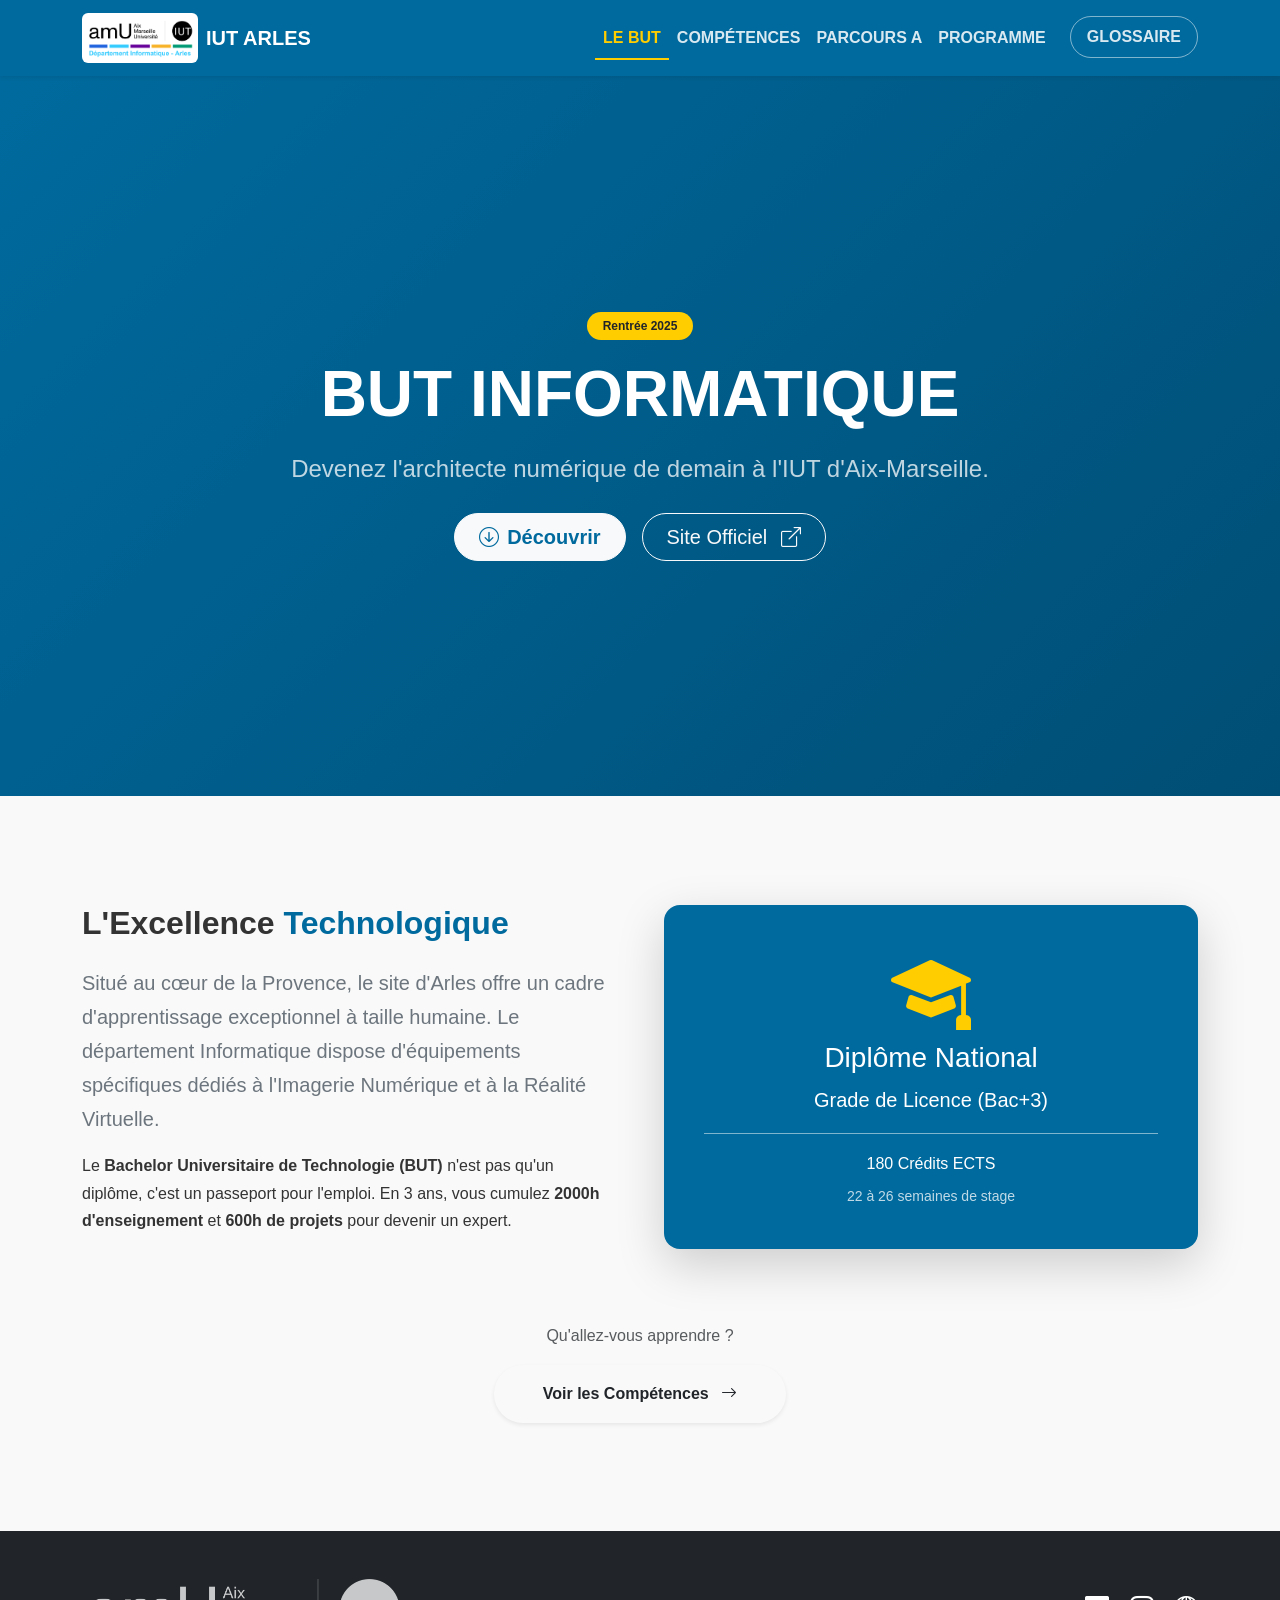
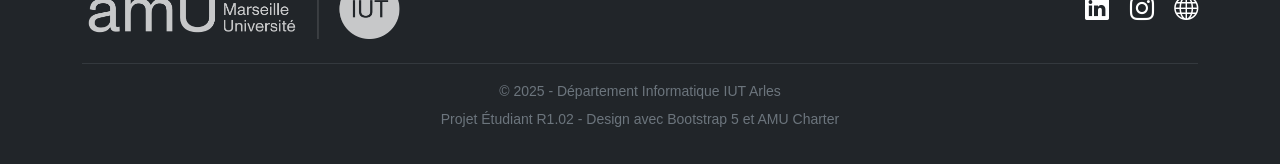
<file: SAE_S1_05/SAE_S1.05_third/index.html>
<!DOCTYPE html>
<html lang="fr">

<head>
    <meta charset="UTF-8">
    <meta name="viewport" content="width=device-width, initial-scale=1.0">
    <title>Accueil - BUT Informatique Arles</title>
    <link href="https://cdn.jsdelivr.net/npm/bootstrap@5.3.0/dist/css/bootstrap.min.css" rel="stylesheet">
    <link rel="stylesheet" href="https://cdn.jsdelivr.net/npm/bootstrap-icons@1.10.5/font/bootstrap-icons.css">
    <link rel="stylesheet" href="style.css">
</head>

<body>

    <nav class="navbar navbar-expand-lg navbar-amu sticky-top shadow-sm">
        <div class="container">
            <a class="navbar-brand d-flex align-items-center" href="index.html">
                <img src="img/Logo IUT Info Arles.png" alt="Logo" height="50" class="bg-white rounded p-1 me-2">
                <span class="d-none d-sm-inline text-white fw-bold">IUT ARLES</span>
            </a>
            <button class="navbar-toggler text-white border-white" type="button" data-bs-toggle="collapse"
                data-bs-target="#navbarNav">
                <i class="bi bi-list fs-2"></i>
            </button>
            <div class="collapse navbar-collapse" id="navbarNav">
                <ul class="navbar-nav ms-auto text-uppercase fw-bold text-sm">
                    <li class="nav-item"><a class="nav-link active" href="index.html">Le BUT</a></li>
                    <li class="nav-item"><a class="nav-link" href="competences.html">Compétences</a></li>
                    <li class="nav-item"><a class="nav-link" href="parcours.html">Parcours A</a></li>
                    <li class="nav-item"><a class="nav-link" href="programme.html">Programme</a></li>
                    <li class="nav-item"><a class="nav-link btn btn-outline-light ms-lg-3 px-3 rounded-pill" href="glossaire.html">Glossaire</a></li>
                </ul>
            </div>
        </div>
    </nav>

    <header class="hero-section text-center text-white d-flex align-items-center justify-content-center">
        <div class="container position-relative z-1">
            <div class="badge bg-amu-yellow text-dark mb-3 px-3 py-2 rounded-pill fw-bold">Rentrée 2025</div>
            <h1 class="display-3 fw-bold mb-3">BUT INFORMATIQUE</h1>
            <p class="lead mb-4 fs-4 opacity-75">Devenez l'architecte numérique de demain à l'IUT d'Aix-Marseille.</p>
            <div class="d-flex justify-content-center gap-3">
                <a href="#presentation" class="btn btn-light btn-lg rounded-pill px-4 fw-bold text-amu-blue">
                    <i class="bi bi-arrow-down-circle me-2"></i>Découvrir
                </a>
                <a href="https://iut.univ-amu.fr/" target="_blank"
                    class="btn btn-outline-light btn-lg rounded-pill px-4">
                    Site Officiel <i class="bi bi-box-arrow-up-right ms-2"></i>
                </a>
            </div>
        </div>
    </header>

    <div class="container my-5">
        <section id="presentation" class="section-padding">
            <div class="row align-items-center g-5">
                <div class="col-lg-6">
                    <h2 class="mb-4">L'Excellence <span class="text-amu-blue">Technologique</span></h2>
                    <p class="lead text-secondary">
                        Situé au cœur de la Provence, le site d'Arles offre un cadre d'apprentissage exceptionnel à
                        taille humaine.
                        Le département Informatique dispose d'équipements spécifiques dédiés à l'<strong>Imagerie
                            Numérique</strong> et à la <strong>Réalité Virtuelle</strong>.
                    </p>
                    <p>
                        Le <strong>Bachelor Universitaire de Technologie (BUT)</strong> n'est pas qu'un diplôme, c'est
                        un passeport pour l'emploi.
                        En 3 ans, vous cumulez <strong>2000h d'enseignement</strong> et <strong>600h de projets</strong>
                        pour devenir un expert.
                    </p>
                </div>
                <div class="col-lg-6">
                    <div class="card border-0 shadow-lg rounded-4 overflow-hidden bg-amu-blue text-white p-4">
                        <div class="card-body text-center">
                            <i class="bi bi-mortarboard-fill display-1 mb-3 text-amu-yellow"></i>
                            <h3>Diplôme National</h3>
                            <p class="fs-5">Grade de Licence (Bac+3)</p>
                            <hr class="border-white opacity-50">
                            <p class="mb-2">180 Crédits ECTS</p>
                            <p class="mb-0 small opacity-75">22 à 26 semaines de stage</p>
                        </div>
                    </div>
                </div>
            </div>

            <div class="text-center mt-5 pt-4">
                <p class="text-muted mb-3">Qu'allez-vous apprendre ?</p>
                <a href="competences.html" class="btn btn-amu-blue px-5 py-3 rounded-pill fw-bold shadow-sm">
                    Voir les Compétences <i class="bi bi-arrow-right ms-2"></i>
                </a>
            </div>
        </section>
    </div>

    <footer class="bg-dark text-white pt-5 pb-3 mt-5">
        <div class="container">
            <div class="row align-items-center mb-4">
                <div class="col-md-6 text-center text-md-start mb-3 mb-md-0">
                    <img src="img/Logo IUT blanc.png" alt="Logo AMU Blanc" height="60" class="opacity-75">
                </div>
                <div class="col-md-6 text-center text-md-end">
                    <a href="https://www.linkedin.com/school/iut-aix-marseille/" target="_blank"
                        class="text-white text-decoration-none me-3"><i class="bi bi-linkedin fs-4"></i></a>
                    <a href="https://www.instagram.com/iutaixmarseille/" target="_blank"
                        class="text-white text-decoration-none me-3"><i class="bi bi-instagram fs-4"></i></a>
                    <a href="https://iut.univ-amu.fr/fr/iut/sites-geographiques/arles" target="_blank"
                        class="text-white text-decoration-none"><i class="bi bi-globe fs-4"></i></a>
                </div>
            </div>
            <hr class="border-secondary">
            <div class="text-center text-secondary small">
                <p class="mb-1">&copy; 2025 - Département Informatique IUT Arles</p>
                <p>Projet Étudiant R1.02 - Design avec Bootstrap 5 et AMU Charter</p>
            </div>
        </div>
    </footer>

    <script src="https://cdn.jsdelivr.net/npm/bootstrap@5.3.0/dist/js/bootstrap.bundle.min.js"></script>

</body>

</html>
</file>
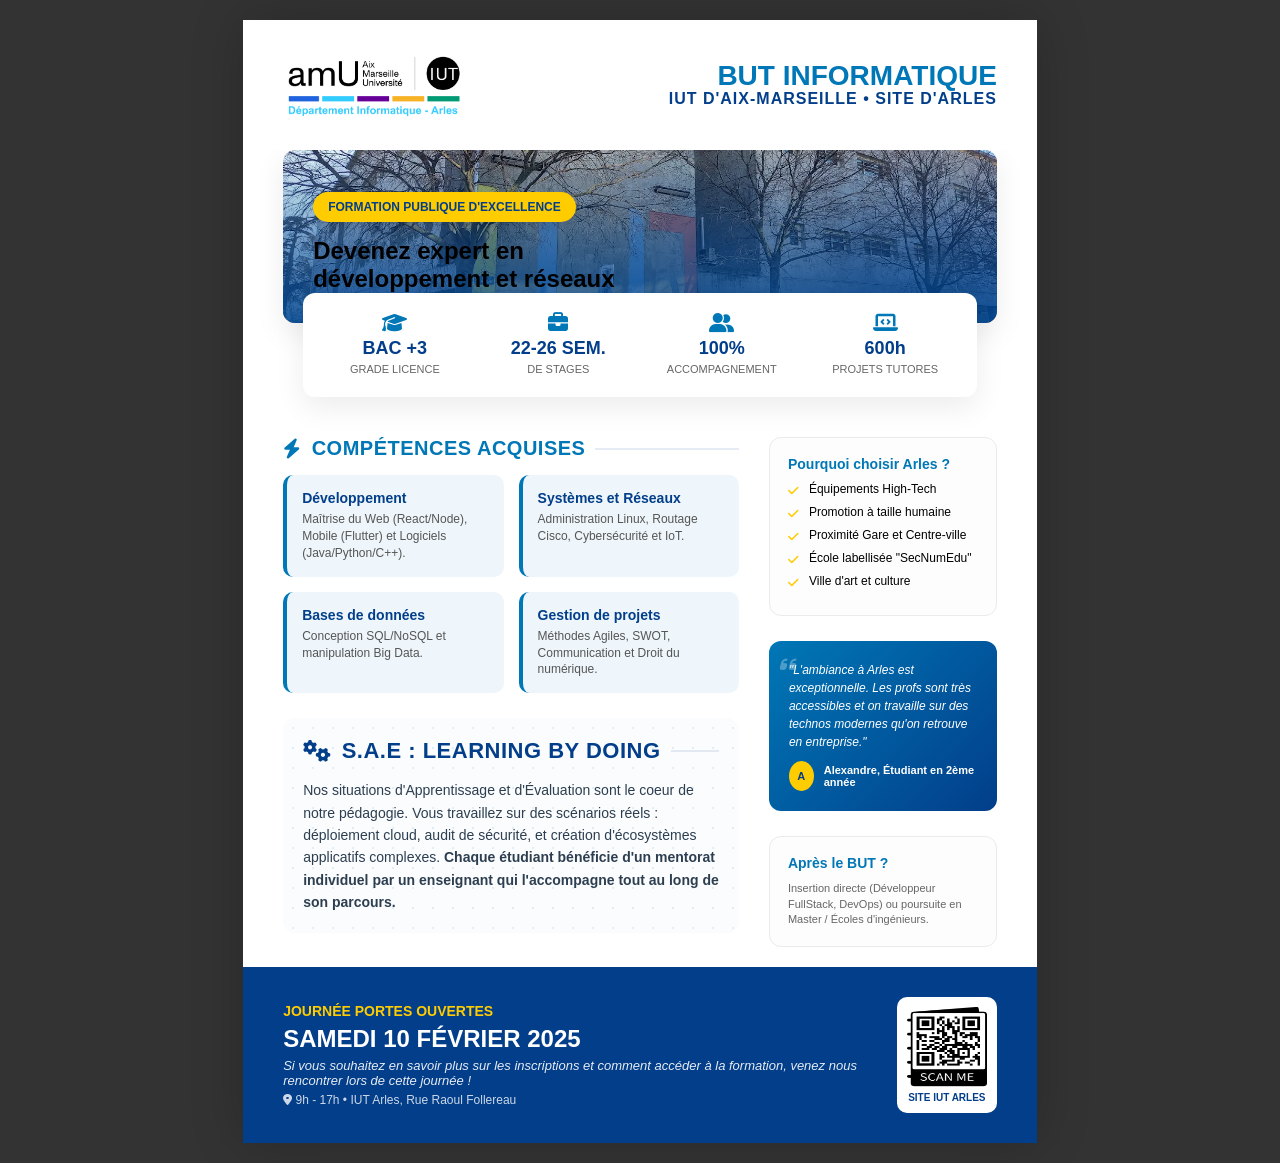
<file: SAE_S1_05/flyer/flyer.html>
<!DOCTYPE html>
<html lang="fr">

<head>
    <meta charset="UTF-8">
    <title>Flyer BUT Informatique - IUT Arles</title>
    <link rel="stylesheet" href="https://cdnjs.cloudflare.com/ajax/libs/font-awesome/6.4.0/css/all.min.css">
    <style>
        /* --- RESET & BASE --- */
        :root {
            --amu-blue: #0077b6;
            /* Bleu officiel IUT */
            --amu-dark: #023e8a;
            --amu-yellow: #ffcc00;
            /* Jaune peps */
            --amu-light: #eef6fb;
            --text-main: #2c3e50;
            --bg-light: #f4f7f6;
            --border-radius: 12px;
            --shadow-soft: 0 10px 30px rgba(0, 0, 0, 0.08);
            --accent-gradient: linear-gradient(135deg, var(--amu-blue), var(--amu-dark));
        }

        * {
            margin: 0;
            padding: 0;
            box-sizing: border-box;
            font-family: 'Segoe UI', 'Roboto', Helvetica, Arial, sans-serif;
        }

        body {
            background-color: #333;
            /* Juste pour la présentation à l'écran */
            display: flex;
            justify-content: center;
            padding: 20px;
        }

        /* --- CONTENEUR A4 --- */
        .flyer {
            width: 210mm;
            height: 297mm;
            background: white;
            position: relative;
            display: flex;
            flex-direction: column;
            overflow: hidden;
            box-shadow: 0 0 50px rgba(0, 0, 0, 0.2);
            print-color-adjust: exact;
            -webkit-print-color-adjust: exact;
        }

        /* Abstract Tech Background Pattern */
        .flyer::before {
            content: "{} </>";
            position: absolute;
            top: 20px;
            right: 20px;
            font-family: 'JetBrains Mono', monospace;
            font-size: 180px;
            color: rgba(0, 0, 0, 0.02);
            font-weight: 800;
            pointer-events: none;
            z-index: 0;
        }

        /* Header Section */
        header {
            padding: 30px 40px;
            display: flex;
            justify-content: space-between;
            align-items: center;
            background: white;
            position: relative;
            z-index: 1;
        }

        .logo-main {
            height: 70px;
        }

        .header-title {
            text-align: right;
        }

        .header-title h1 {
            font-size: 28px;
            font-weight: 800;
            color: var(--amu-blue);
            line-height: 1;
        }

        .header-title p {
            font-size: 16px;
            color: var(--amu-dark);
            font-weight: 600;
            letter-spacing: 1px;
        }

        /* Hero Section (AIDA: Attention) */
        .hero {
            position: relative;
            height: 380px;
            margin: 0 40px;
            border-radius: var(--border-radius);
            overflow: hidden;
            box-shadow: var(--shadow-soft);
        }

        .hero-img {
            width: 100%;
            height: 100%;
            object-fit: cover;
        }

        .hero-overlay {
            position: absolute;
            bottom: 0;
            left: 0;
            right: 0;
            height: 100%;
            background: linear-gradient(to top, rgba(0, 74, 153, 0.9), transparent);
            display: flex;
            flex-direction: column;
            justify-content: flex-end;
            padding: 30px;
        }

        .badge-premium {
            background: var(--amu-yellow);
            color: var(--amu-dark);
            padding: 8px 15px;
            border-radius: 50px;
            font-weight: 800;
            font-size: 12px;
            text-transform: uppercase;
            align-self: flex-start;
            margin-bottom: 15px;
            box-shadow: 0 4px 10px rgba(0, 0, 0, 0.1);
        }

        .hero-text h2 {
            font-size: 42px;
            color: white;
            font-weight: 800;
            line-height: normal;
        }

        /* Stats Bar (AIDA: Interest) */
        .stats-bar {
            display: grid;
            grid-template-columns: repeat(4, 1fr);
            gap: 20px;
            margin: -30px 60px 20px 60px;
            background: white;
            padding: 20px;
            border-radius: var(--border-radius);
            box-shadow: var(--shadow-soft);
            position: relative;
            z-index: 2;
            text-align: center;
        }

        .stat-item i {
            color: var(--amu-blue);
            font-size: 20px;
            margin-bottom: 5px;
        }

        .stat-value {
            display: block;
            font-weight: 800;
            font-size: 18px;
            color: var(--amu-dark);
        }

        .stat-label {
            font-size: 11px;
            color: #666;
            text-transform: uppercase;
        }

        /* Main Content Grid */
        .main-grid {
            padding: 20px 40px;
            display: grid;
            grid-template-columns: 2fr 1fr;
            gap: 30px;
            flex-grow: 1;
        }

        section h3 {
            font-size: 20px;
            margin-bottom: 15px;
            display: flex;
            align-items: center;
            gap: 10px;
            color: var(--amu-blue);
            text-transform: uppercase;
            letter-spacing: 0.5px;
        }

        section h3::after {
            content: "";
            flex-grow: 1;
            height: 2px;
            background: rgba(0, 74, 153, 0.1);
        }

        /* Competence Cards */
        .competences-list {
            display: grid;
            grid-template-columns: 1fr 1fr;
            gap: 15px;
        }

        .comp-card {
            background: var(--amu-light);
            padding: 15px;
            border-radius: 10px;
            border-left: 4px solid var(--amu-blue);
        }

        .comp-card h4 {
            font-size: 14px;
            margin-bottom: 5px;
            color: var(--amu-dark);
        }

        .comp-card p {
            font-size: 12px;
            line-height: 1.4;
            color: #555;
        }

        .sae-parcours {
            margin-top: 25px;
            padding: 20px;
            border-radius: var(--border-radius);
            background-color: #fbfcfd;
            position: relative;
            overflow: hidden;
        }

        .dotted-bg {
            background-image: radial-gradient(rgba(0, 119, 182, 0.1) 1px, transparent 1px);
            background-size: 20px 20px;
        }

        .sae-parcours h3 {
            color: var(--amu-dark);
            font-weight: 900;
            font-size: 22px;
        }

        .parcours-grid {
            display: flex;
            gap: 10px;
            margin-top: 10px;
        }

        .parcours-pill {
            background: #eee;
            padding: 5px 12px;
            border-radius: 20px;
            font-size: 11px;
            font-weight: 600;
            color: #444;
        }

        /* Right Sidebar */
        .sidebar {
            display: flex;
            flex-direction: column;
            gap: 25px;
        }

        .side-box {
            background: #fdfdfd;
            border: 1px solid #ebebeb;
            padding: 18px;
            border-radius: var(--border-radius);
        }

        .side-box h4 {
            font-size: 14px;
            margin-bottom: 10px;
            color: var(--amu-blue);
        }

        .side-list {
            list-style: none;
            font-size: 12px;
        }

        .side-list li {
            margin-bottom: 8px;
            display: flex;
            gap: 10px;
            align-items: flex-start;
        }

        .side-list i {
            color: var(--amu-yellow);
            margin-top: 3px;
        }

        /* Testimonial (AIDA: Desire) */
        .testimonial {
            background: var(--accent-gradient);
            color: white;
            padding: 20px;
            border-radius: var(--border-radius);
            position: relative;
        }

        .testimonial-text {
            font-style: italic;
            font-size: 12px;
            line-height: 1.5;
            margin-bottom: 10px;
            position: relative;
        }

        .testimonial-text::before {
            content: "\f10d";
            font-family: "Font Awesome 6 Free";
            font-weight: 900;
            font-size: 18px;
            opacity: 0.3;
            position: absolute;
            top: -10px;
            left: -10px;
        }

        .testimonial-author {
            display: flex;
            align-items: center;
            gap: 10px;
            font-size: 11px;
            font-weight: 600;
        }

        .author-img {
            width: 30px;
            height: 30px;
            border-radius: 50%;
            background: var(--amu-yellow);
            display: flex;
            align-items: center;
            justify-content: center;
            color: var(--amu-dark);
        }

        /* Footer (AIDA: Action) */
        footer {
            background: var(--amu-dark);
            color: white;
            padding: 30px 40px;
            display: flex;
            justify-content: space-between;
            align-items: center;
        }

        .jpo-box {
            flex-grow: 1;
        }

        .jpo-label {
            color: var(--amu-yellow);
            font-weight: 800;
            font-size: 14px;
            text-transform: uppercase;
        }

        .jpo-date {
            font-size: 24px;
            font-weight: 800;
            margin: 5px 0;
        }

        .jpo-location {
            font-size: 12px;
            opacity: 0.8;
        }

        .qr-section {
            background: white;
            padding: 10px;
            border-radius: 10px;
            display: flex;
            flex-direction: column;
            align-items: center;
            gap: 5px;
        }

        .qr-placeholder {
            width: 80px;
            height: 80px;
            background: #eee;
            display: flex;
            align-items: center;
            justify-content: center;
            color: #999;
            font-size: 10px;
        }

        .qr-label {
            color: var(--amu-dark);
            font-weight: 800;
            font-size: 10px;
        }

        @page {
            size: A4;
            margin: 0;
        }

        @media print {
            body {
                background: none;
                padding: 0;
                display: block;
            }

            .flyer {
                width: 210mm;
                height: 297mm;
                margin: 0;
                box-shadow: none;
            }

            header,
            .hero,
            .stats-bar,
            .main-grid,
            footer {
                break-inside: avoid;
            }
        }
    </style>
</head>

<body>
    <div class="flyer">
        <header>
            <img src="Logo IUT Info Arles.png" alt="IUT Arles Logo" class="logo-main">
            <div class="header-title">
                <h1>BUT INFORMATIQUE</h1>
                <p>IUT D'AIX-MARSEILLE • SITE D'ARLES</p>
            </div>
        </header>

        <div class="hero">
            <img src="image_iut_t.webp" alt="Formation BUT Info" class="hero-img">
            <div class="hero-overlay">
                <span class="badge-premium">Formation Publique d'Excellence</span>
                <h2>Devenez expert en <br>développement et réseaux</h2>
            </div>
        </div>

        <div class="stats-bar">
            <div class="stat-item">
                <i class="fa-solid fa-graduation-cap"></i>
                <span class="stat-value">BAC +3</span>
                <span class="stat-label">Grade Licence</span>
            </div>
            <div class="stat-item">
                <i class="fa-solid fa-briefcase"></i>
                <span class="stat-value">22-26 SEM.</span>
                <span class="stat-label">De Stages</span>
            </div>
            <div class="stat-item">
                <i class="fa-solid fa-user-group"></i>
                <span class="stat-value">100%</span>
                <span class="stat-label">Accompagnement</span>
            </div>
            <div class="stat-item">
                <i class="fa-solid fa-laptop-code"></i>
                <span class="stat-value">600h</span>
                <span class="stat-label">Projets Tutores</span>
            </div>
        </div>

        <main class="main-grid">
            <div class="content-left">
                <section>
                    <h3><i class="fa-solid fa-bolt"></i> Compétences acquises</h3>
                    <div class="competences-list">
                        <div class="comp-card">
                            <h4>Développement</h4>
                            <p>Maîtrise du Web (React/Node), Mobile (Flutter) et Logiciels (Java/Python/C++).</p>
                        </div>
                        <div class="comp-card">
                            <h4>Systèmes et Réseaux</h4>
                            <p>Administration Linux, Routage Cisco, Cybersécurité et IoT.</p>
                        </div>
                        <div class="comp-card">
                            <h4>Bases de données</h4>
                            <p>Conception SQL/NoSQL et manipulation Big Data.</p>
                        </div>
                        <div class="comp-card">
                            <h4>Gestion de projets</h4>
                            <p>Méthodes Agiles, SWOT, Communication et Droit du numérique.</p>
                        </div>
                    </div>
                </section>

                <section class="sae-parcours dotted-bg">
                    <h3><i class="fa-solid fa-gears"></i> S.A.E : LEARNING BY DOING</h3>
                    <p style="font-size: 14px; line-height: 1.6; color: var(--text-main); margin-top: 10px;">
                        Nos situations d'Apprentissage et d'Évaluation sont le coeur de notre pédagogie. Vous travaillez
                        sur des scénarios réels : déploiement cloud, audit de sécurité, et création d'écosystèmes
                        applicatifs complexes. <strong>Chaque étudiant bénéficie d'un mentorat individuel par un
                            enseignant qui l'accompagne tout au long de son parcours.</strong>
                    </p>
                    <!-- <div class="parcours-grid">
                        <span class="parcours-pill">Développement Web</span>
                        <span class="parcours-pill">Administration Cloud</span>
                        <span class="parcours-pill">IA & Data</span>
                    </div> -->
                </section>
            </div>

            <div class="sidebar">
                <div class="side-box">
                    <h4>Pourquoi choisir Arles ?</h4>
                    <ul class="side-list">
                        <li><i class="fa-solid fa-check"></i> Équipements High-Tech</li>
                        <li><i class="fa-solid fa-check"></i> Promotion à taille humaine</li>
                        <li><i class="fa-solid fa-check"></i> Proximité Gare et Centre-ville</li>
                        <li><i class="fa-solid fa-check"></i> École labellisée "SecNumEdu"</li>
                        <li><i class="fa-solid fa-check"></i> Ville d'art et culture </li>
                    </ul>
                </div>

                <div class="testimonial">
                    <p class="testimonial-text">
                        "L'ambiance à Arles est exceptionnelle. Les profs sont très accessibles et on travaille sur des
                        technos modernes qu'on retrouve en entreprise."
                    </p>
                    <div class="testimonial-author">
                        <div class="author-img">A</div>
                        <span>Alexandre, Étudiant en 2ème année</span>
                    </div>
                </div>

                <div class="side-box">
                    <h4>Après le BUT ?</h4>
                    <p style="font-size: 11px; line-height: 1.4; color: #666;">
                        Insertion directe (Développeur FullStack, DevOps) ou poursuite en Master / Écoles d'ingénieurs.
                    </p>
                </div>
            </div>
        </main>

        <footer>
            <div class="jpo-box">
                <span class="jpo-label">Journée Portes Ouvertes</span>
                <p class="jpo-date">SAMEDI 10 FÉVRIER 2025</p>
                <p style="font-size: 13px; margin: 5px 0; font-style: italic; opacity: 0.9;">
                    Si vous souhaitez en savoir plus sur les inscriptions et comment accéder à la formation, venez nous
                    rencontrer lors de cette journée !
                </p>
                <p class="jpo-location"><i class="fa-solid fa-location-dot"></i> 9h - 17h • IUT Arles, Rue Raoul
                    Follereau</p>
            </div>
            <div class="qr-section">
                <img src="qr_Code.png" alt="QR Code" class="qr-placeholder" style="background: none;">
                <span class="qr-label">SITE IUT ARLES</span>
            </div>
        </footer>
    </div>

</body>

</html>
</file>
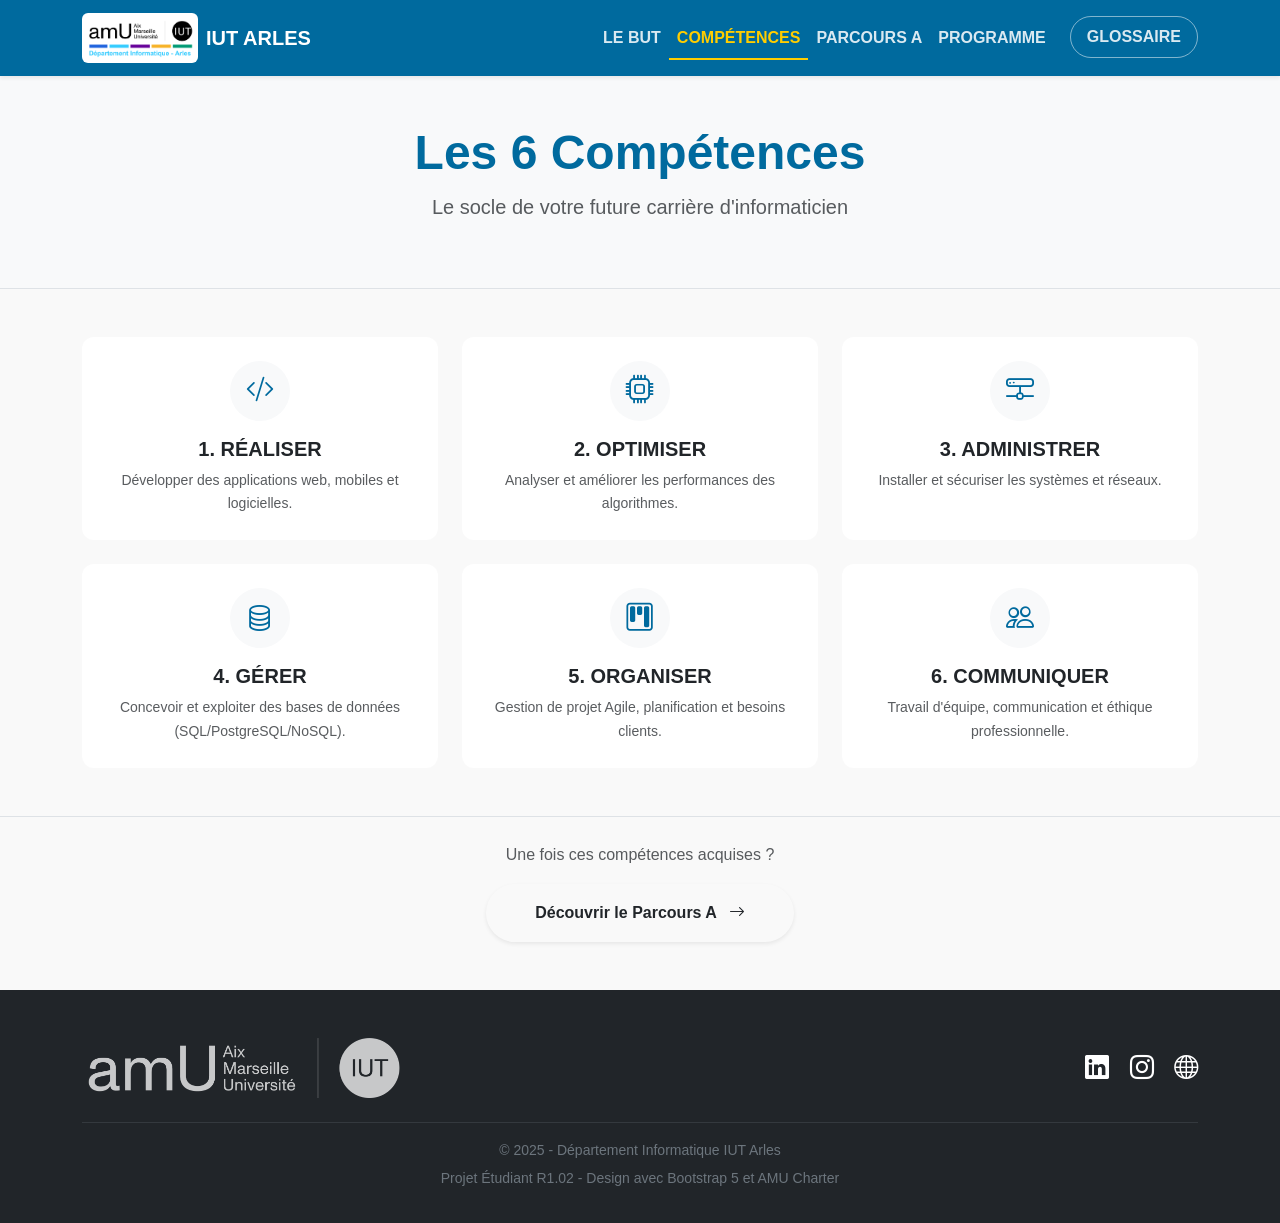
<file: SAE_S1_05/SAE_S1.05_third/competences.html>
<!DOCTYPE html>
<html lang="fr">

<head>
    <meta charset="UTF-8">
    <meta name="viewport" content="width=device-width, initial-scale=1.0">
    <title>Compétences - BUT Informatique</title>
    <link href="https://cdn.jsdelivr.net/npm/bootstrap@5.3.0/dist/css/bootstrap.min.css" rel="stylesheet">
    <link rel="stylesheet" href="https://cdn.jsdelivr.net/npm/bootstrap-icons@1.10.5/font/bootstrap-icons.css">
    <link rel="stylesheet" href="style.css">
</head>

<body>

    <nav class="navbar navbar-expand-lg navbar-amu sticky-top shadow-sm">
        <div class="container">
            <a class="navbar-brand d-flex align-items-center" href="index.html">
                <img src="img/Logo IUT Info Arles.png" alt="Logo" height="50" class="bg-white rounded p-1 me-2">
                <span class="d-none d-sm-inline text-white fw-bold">IUT ARLES</span>
            </a>
            <button class="navbar-toggler text-white" type="button" data-bs-toggle="collapse"
                data-bs-target="#navbarNav">
                <i class="bi bi-list fs-2"></i>
            </button>
            <div class="collapse navbar-collapse" id="navbarNav">
                <ul class="navbar-nav ms-auto text-uppercase fw-bold text-sm">
                    <li class="nav-item"><a class="nav-link" href="index.html">Le BUT</a></li>
                    <li class="nav-item"><a class="nav-link active" href="competences.html">Compétences</a></li>
                    <li class="nav-item"><a class="nav-link" href="parcours.html">Parcours A</a></li>
                    <li class="nav-item"><a class="nav-link" href="programme.html">Programme</a></li>
                    <li class="nav-item"><a class="nav-link btn btn-outline-light ms-lg-3 px-3 rounded-pill"
                            href="glossaire.html">Glossaire</a></li>
                </ul>
            </div>
        </div>
    </nav>

    <div class="bg-light py-5 mb-5 border-bottom">
        <div class="container text-center">
            <h1 class="display-5 fw-bold text-amu-blue">Les 6 Compétences</h1>
            <p class="lead text-muted">Le socle de votre future carrière d'informaticien</p>
        </div>
    </div>

    <div class="container mb-5">
        <div class="row g-4">
            <div class="col-md-4">
                <div class="card h-100 border-0 shadow-hover card-competence">
                    <div class="card-body text-center p-4">
                        <div class="icon-box bg-light text-amu-blue mb-3 mx-auto rounded-circle d-flex align-items-center justify-content-center"
                            style="width: 60px; height: 60px;">
                            <i class="bi bi-code-slash fs-3"></i>
                        </div>
                        <h5 class="card-title fw-bold">
                            <span class="text-decoration-none stretched-link text-dark">1. RÉALISER</span>
                        </h5>
                        <p class="card-text text-muted small">Développer des applications web, mobiles et logicielles.
                        </p>
                    </div>
                </div>
            </div>
            <div class="col-md-4">
                <div class="card h-100 border-0 shadow-hover card-competence">
                    <div class="card-body text-center p-4">
                        <div class="icon-box bg-light text-amu-blue mb-3 mx-auto rounded-circle d-flex align-items-center justify-content-center"
                            style="width: 60px; height: 60px;">
                            <i class="bi bi-cpu fs-3"></i>
                        </div>
                        <h5 class="card-title fw-bold">
                            <span class="text-decoration-none stretched-link text-dark">2. OPTIMISER</span>
                        </h5>
                        <p class="card-text text-muted small">Analyser et améliorer les performances des algorithmes.
                        </p>
                    </div>
                </div>
            </div>
            <div class="col-md-4">
                <div class="card h-100 border-0 shadow-hover card-competence">
                    <div class="card-body text-center p-4">
                        <div class="icon-box bg-light text-amu-blue mb-3 mx-auto rounded-circle d-flex align-items-center justify-content-center"
                            style="width: 60px; height: 60px;">
                            <i class="bi bi-hdd-network fs-3"></i>
                        </div>
                        <h5 class="card-title fw-bold">
                            <span class="text-decoration-none stretched-link text-dark">3. ADMINISTRER</span>
                        </h5>
                        <p class="card-text text-muted small">Installer et sécuriser les systèmes et réseaux.</p>
                    </div>
                </div>
            </div>
            <div class="col-md-4">
                <div class="card h-100 border-0 shadow-hover card-competence">
                    <div class="card-body text-center p-4">
                        <div class="icon-box bg-light text-amu-blue mb-3 mx-auto rounded-circle d-flex align-items-center justify-content-center"
                            style="width: 60px; height: 60px;">
                            <i class="bi bi-database fs-3"></i>
                        </div>
                        <h5 class="card-title fw-bold">
                            <span class="text-decoration-none stretched-link text-dark">4. GÉRER</span>
                        </h5>
                        <p class="card-text text-muted small">Concevoir et exploiter des bases de données
                            (SQL/PostgreSQL/NoSQL).</p>
                    </div>
                </div>
            </div>
            <div class="col-md-4">
                <div class="card h-100 border-0 shadow-hover card-competence">
                    <div class="card-body text-center p-4">
                        <div class="icon-box bg-light text-amu-blue mb-3 mx-auto rounded-circle d-flex align-items-center justify-content-center"
                            style="width: 60px; height: 60px;">
                            <i class="bi bi-kanban fs-3"></i>
                        </div>
                        <h5 class="card-title fw-bold">
                            <span class="text-decoration-none stretched-link text-dark">5. ORGANISER</span>
                        </h5>
                        <p class="card-text text-muted small">Gestion de projet Agile, planification et besoins clients.
                        </p>
                    </div>
                </div>
            </div>
            <div class="col-md-4">
                <div class="card h-100 border-0 shadow-hover card-competence">
                    <div class="card-body text-center p-4">
                        <div class="icon-box bg-light text-amu-blue mb-3 mx-auto rounded-circle d-flex align-items-center justify-content-center"
                            style="width: 60px; height: 60px;">
                            <i class="bi bi-people fs-3"></i>
                        </div>
                        <h5 class="card-title fw-bold">
                            <span class="text-decoration-none stretched-link text-dark">6. COMMUNIQUER</span>
                        </h5>
                        <p class="card-text text-muted small">Travail d'équipe, communication et éthique
                            professionnelle.</p>
                    </div>
                </div>
            </div>
        </div>
    </div>

    <div class="text-center mt-5 pt-4 border-top">
        <p class="text-muted mb-3">Une fois ces compétences acquises ?</p>
        <a href="parcours.html" class="btn btn-amu-blue px-5 py-3 rounded-pill fw-bold shadow-sm">
            Découvrir le Parcours A <i class="bi bi-arrow-right ms-2"></i>
        </a>
    </div>

    <footer class="bg-dark text-white pt-5 pb-3 mt-5">
        <div class="container">
            <div class="row align-items-center mb-4">
                <div class="col-md-6 text-center text-md-start mb-3 mb-md-0">
                    <img src="img/Logo IUT blanc.png" alt="Logo AMU Blanc" height="60" class="opacity-75">
                </div>
                <div class="col-md-6 text-center text-md-end">
                    <a href="https://www.linkedin.com/school/iut-aix-marseille/" target="_blank"
                        class="text-white text-decoration-none me-3"><i class="bi bi-linkedin fs-4"></i></a>
                    <a href="https://www.instagram.com/iutaixmarseille/" target="_blank"
                        class="text-white text-decoration-none me-3"><i class="bi bi-instagram fs-4"></i></a>
                    <a href="https://iut.univ-amu.fr/fr/iut/sites-geographiques/arles" target="_blank"
                        class="text-white text-decoration-none"><i class="bi bi-globe fs-4"></i></a>
                </div>
            </div>
            <hr class="border-secondary">
            <div class="text-center text-secondary small">
                <p class="mb-1">&copy; 2025 - Département Informatique IUT Arles</p>
                <p>Projet Étudiant R1.02 - Design avec Bootstrap 5 et AMU Charter</p>
            </div>
        </div>
    </footer>

    <script src="https://cdn.jsdelivr.net/npm/bootstrap@5.3.0/dist/js/bootstrap.bundle.min.js"></script>



</body>

</html>
</file>
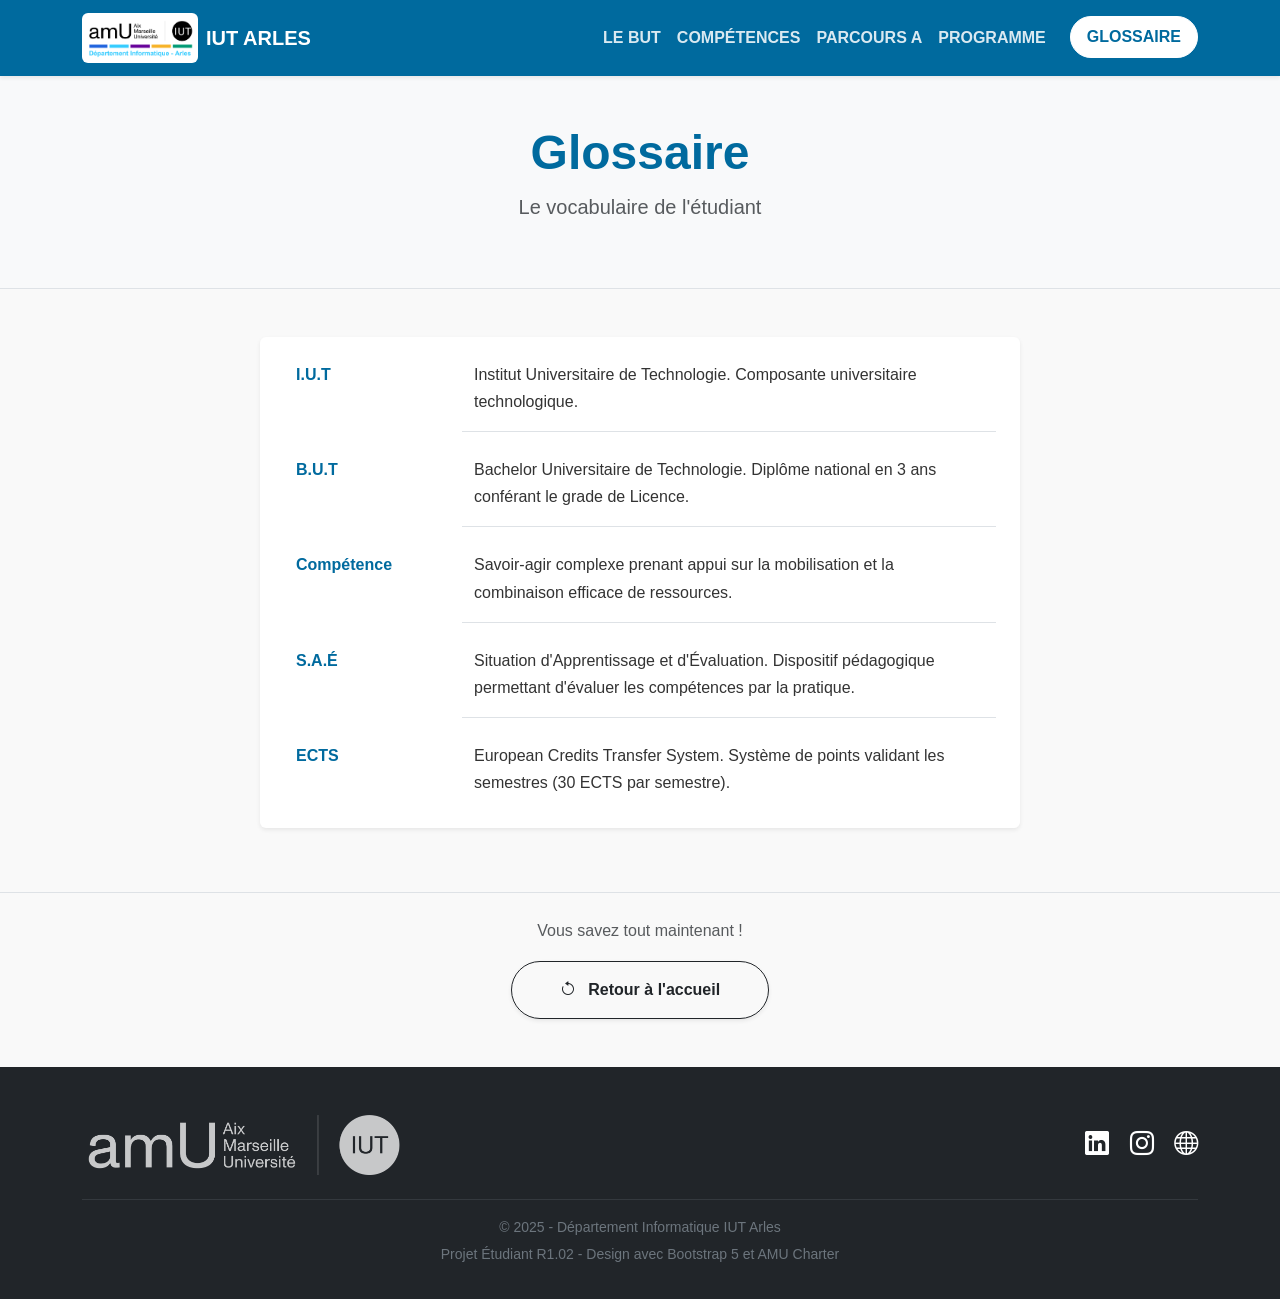
<file: SAE_S1_05/SAE_S1.05_third/glossaire.html>
<!DOCTYPE html>
<html lang="fr">

<head>
    <meta charset="UTF-8">
    <meta name="viewport" content="width=device-width, initial-scale=1.0">
    <title>Glossaire - BUT Informatique</title>
    <link href="https://cdn.jsdelivr.net/npm/bootstrap@5.3.0/dist/css/bootstrap.min.css" rel="stylesheet">
    <link rel="stylesheet" href="https://cdn.jsdelivr.net/npm/bootstrap-icons@1.10.5/font/bootstrap-icons.css">
    <link rel="stylesheet" href="style.css">
</head>

<body>

    <nav class="navbar navbar-expand-lg navbar-amu sticky-top shadow-sm">
        <div class="container">
            <a class="navbar-brand d-flex align-items-center" href="index.html">
                <img src="img/Logo IUT Info Arles.png" alt="Logo" height="50" class="bg-white rounded p-1 me-2">
                <span class="d-none d-sm-inline text-white fw-bold">IUT ARLES</span>
            </a>
            <button class="navbar-toggler text-white" type="button" data-bs-toggle="collapse"
                data-bs-target="#navbarNav">
                <i class="bi bi-list fs-2"></i>
            </button>
            <div class="collapse navbar-collapse" id="navbarNav">
                <ul class="navbar-nav ms-auto text-uppercase fw-bold text-sm">
                    <li class="nav-item"><a class="nav-link" href="index.html">Le BUT</a></li>
                    <li class="nav-item"><a class="nav-link" href="competences.html">Compétences</a></li>
                    <li class="nav-item"><a class="nav-link" href="parcours.html">Parcours A</a></li>
                    <li class="nav-item"><a class="nav-link" href="programme.html">Programme</a></li>
                    <li class="nav-item"><a class="nav-link active btn btn-outline-light ms-lg-3 px-3 rounded-pill"
                            href="glossaire.html">Glossaire</a></li>
                </ul>
            </div>
        </div>
    </nav>

    <div class="bg-light py-5 mb-5 border-bottom">
        <div class="container text-center">
            <h1 class="display-5 fw-bold text-amu-blue">Glossaire</h1>
            <p class="lead text-muted">Le vocabulaire de l'étudiant</p>
        </div>
    </div>

    <div class="container mb-5">
        <div class="row">
            <div class="col-lg-8 mx-auto">
                <dl class="row bg-white p-4 rounded shadow-sm">
                    <dt class="col-sm-3 text-amu-blue">I.U.T</dt>
                    <dd class="col-sm-9 pb-3 border-bottom">Institut Universitaire de Technologie. Composante
                        universitaire technologique.</dd>

                    <dt class="col-sm-3 text-amu-blue mt-3">B.U.T</dt>
                    <dd class="col-sm-9 pb-3 border-bottom mt-3">Bachelor Universitaire de Technologie. Diplôme national
                        en 3 ans conférant le grade de Licence.</dd>

                    <dt class="col-sm-3 text-amu-blue mt-3">Compétence</dt>
                    <dd class="col-sm-9 pb-3 border-bottom mt-3">Savoir-agir complexe prenant appui sur la mobilisation
                        et la combinaison efficace de ressources.</dd>

                    <dt class="col-sm-3 text-amu-blue mt-3">S.A.É</dt>
                    <dd class="col-sm-9 pb-3 border-bottom mt-3">Situation d'Apprentissage et d'Évaluation. Dispositif
                        pédagogique permettant d'évaluer les compétences par la pratique.</dd>

                    <dt class="col-sm-3 text-amu-blue mt-3">ECTS</dt>
                    <dd class="col-sm-9 mt-3">European Credits Transfer System. Système de points validant les semestres
                        (30 ECTS par semestre).</dd>
                </dl>
            </div>
        </div>
    </div>

    <div class="text-center mt-5 pt-4 border-top">
        <p class="text-muted mb-3">Vous savez tout maintenant !</p>
        <a href="index.html" class="btn btn-outline-dark px-5 py-3 rounded-pill fw-bold shadow-sm">
            <i class="bi bi-arrow-counterclockwise me-2"></i> Retour à l'accueil
        </a>
    </div>

    <footer class="bg-dark text-white pt-5 pb-3 mt-5">
        <div class="container">
            <div class="row align-items-center mb-4">
                <div class="col-md-6 text-center text-md-start mb-3 mb-md-0">
                    <img src="img/Logo IUT blanc.png" alt="Logo AMU Blanc" height="60" class="opacity-75">
                </div>
                <div class="col-md-6 text-center text-md-end">
                    <a href="https://www.linkedin.com/school/iut-aix-marseille/" target="_blank"
                        class="text-white text-decoration-none me-3"><i class="bi bi-linkedin fs-4"></i></a>
                    <a href="https://www.instagram.com/iutaixmarseille/" target="_blank"
                        class="text-white text-decoration-none me-3"><i class="bi bi-instagram fs-4"></i></a>
                    <a href="https://iut.univ-amu.fr/fr/iut/sites-geographiques/arles" target="_blank"
                        class="text-white text-decoration-none"><i class="bi bi-globe fs-4"></i></a>
                </div>
            </div>
            <hr class="border-secondary">
            <div class="text-center text-secondary small">
                <p class="mb-1">&copy; 2025 - Département Informatique IUT Arles</p>
                <p>Projet Étudiant R1.02 - Design avec Bootstrap 5 et AMU Charter</p>
            </div>
        </div>
    </footer>

    <script src="https://cdn.jsdelivr.net/npm/bootstrap@5.3.0/dist/js/bootstrap.bundle.min.js"></script>

  

</body>

</html>
</file>
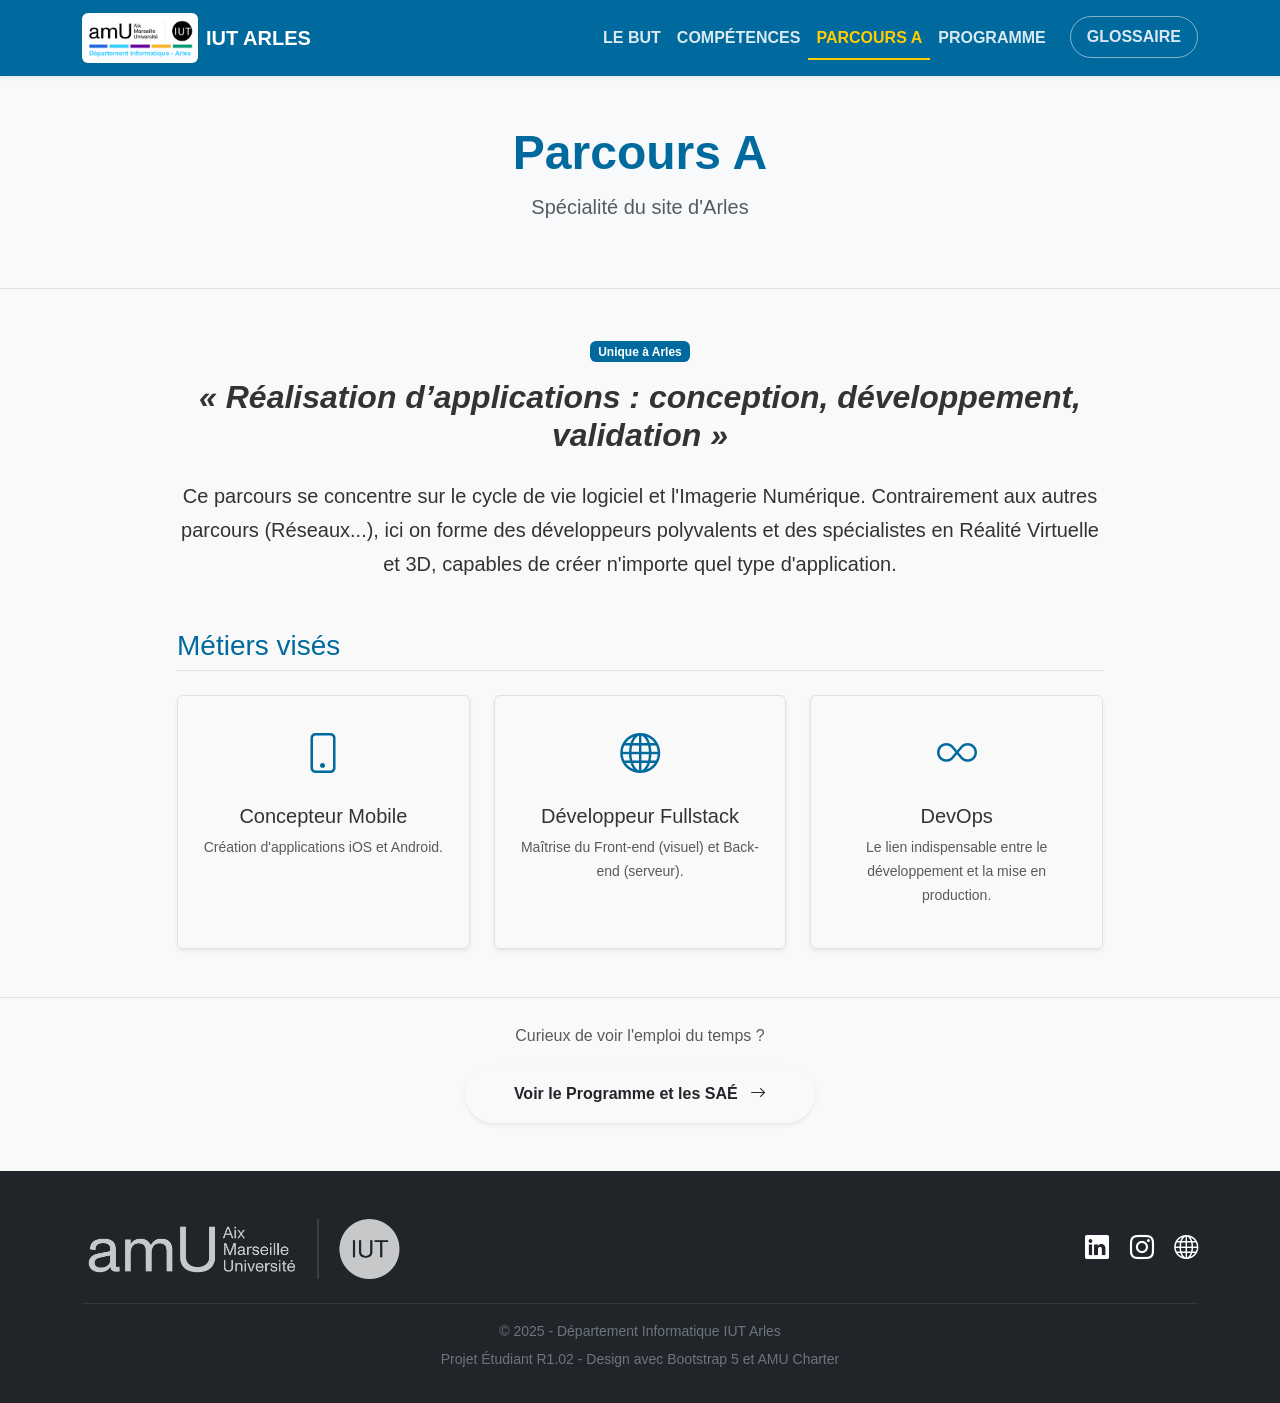
<file: SAE_S1_05/SAE_S1.05_third/parcours.html>
<!DOCTYPE html>
<html lang="fr">

<head>
    <meta charset="UTF-8">
    <meta name="viewport" content="width=device-width, initial-scale=1.0">
    <title>Parcours A - BUT Informatique</title>
    <link href="https://cdn.jsdelivr.net/npm/bootstrap@5.3.0/dist/css/bootstrap.min.css" rel="stylesheet">
    <link rel="stylesheet" href="https://cdn.jsdelivr.net/npm/bootstrap-icons@1.10.5/font/bootstrap-icons.css">
    <link rel="stylesheet" href="style.css">
</head>

<body>

    <nav class="navbar navbar-expand-lg navbar-amu sticky-top shadow-sm">
        <div class="container">
            <a class="navbar-brand d-flex align-items-center" href="index.html">
                <img src="img/Logo IUT Info Arles.png" alt="Logo" height="50" class="bg-white rounded p-1 me-2">
                <span class="d-none d-sm-inline text-white fw-bold">IUT ARLES</span>
            </a>
            <button class="navbar-toggler text-white" type="button" data-bs-toggle="collapse"
                data-bs-target="#navbarNav">
                <i class="bi bi-list fs-2"></i>
            </button>
            <div class="collapse navbar-collapse" id="navbarNav">
                <ul class="navbar-nav ms-auto text-uppercase fw-bold text-sm">
                    <li class="nav-item"><a class="nav-link" href="index.html">Le BUT</a></li>
                    <li class="nav-item"><a class="nav-link" href="competences.html">Compétences</a></li>
                    <li class="nav-item"><a class="nav-link active" href="parcours.html">Parcours A</a></li>
                    <li class="nav-item"><a class="nav-link" href="programme.html">Programme</a></li>
                    <li class="nav-item"><a class="nav-link btn btn-outline-light ms-lg-3 px-3 rounded-pill"
                            href="glossaire.html">Glossaire</a></li>
                </ul>
            </div>
        </div>
    </nav>

    <div class="bg-light py-5 mb-5 border-bottom">
        <div class="container text-center">
            <h1 class="display-5 fw-bold text-amu-blue">Parcours A</h1>
            <p class="lead text-muted">Spécialité du site d'Arles</p>
        </div>
    </div>

    <div class="container mb-5">
        <div class="row justify-content-center">
            <div class="col-lg-10">
                <div class="text-center mb-5">
                    <span class="badge bg-amu-blue mb-3">Unique à Arles</span>
                    <h2 class="fst-italic">« Réalisation d’applications : conception, développement, validation »</h2>
                    <p class="lead mt-3">
                        Ce parcours se concentre sur le <strong>cycle de vie logiciel</strong> et l'<strong>Imagerie
                            Numérique</strong>.
                        Contrairement aux autres parcours (Réseaux...), ici on forme des développeurs polyvalents et des
                        spécialistes en <strong>Réalité Virtuelle</strong> et <strong>3D</strong>,
                        capables de créer n'importe quel type d'application.
                    </p>
                </div>

                <h3 class="text-amu-blue border-bottom border-amu-yellow pb-2 mb-4">Métiers visés</h3>
                <div class="row g-4 text-center">
                    <div class="col-md-4">
                        <div class="p-4 border rounded shadow-sm h-100">
                            <i class="bi bi-phone mb-3 d-block fs-1 text-amu-blue"></i>
                            <h5>Concepteur Mobile</h5>
                            <p class="text-muted small">Création d'applications iOS et Android.</p>
                        </div>
                    </div>
                    <div class="col-md-4">
                        <div class="p-4 border rounded shadow-sm h-100">
                            <i class="bi bi-globe mb-3 d-block fs-1 text-amu-blue"></i>
                            <h5>Développeur Fullstack</h5>
                            <p class="text-muted small">Maîtrise du Front-end (visuel) et Back-end (serveur).</p>
                        </div>
                    </div>
                    <div class="col-md-4">
                        <div class="p-4 border rounded shadow-sm h-100">
                            <i class="bi bi-infinity mb-3 d-block fs-1 text-amu-blue"></i>
                            <h5>DevOps</h5>
                            <p class="text-muted small">Le lien indispensable entre le développement et la mise en
                                production.</p>
                        </div>
                    </div>
                </div>
            </div>
        </div>
    </div>

    <div class="text-center mt-5 pt-4 border-top">
        <p class="text-muted mb-3">Curieux de voir l'emploi du temps ?</p>
        <a href="programme.html" class="btn btn-amu-blue px-5 py-3 rounded-pill fw-bold shadow-sm">
            Voir le Programme et les SAÉ <i class="bi bi-arrow-right ms-2"></i>
        </a>
    </div>

    <footer class="bg-dark text-white pt-5 pb-3 mt-5">
        <div class="container">
            <div class="row align-items-center mb-4">
                <div class="col-md-6 text-center text-md-start mb-3 mb-md-0">
                    <img src="img/Logo IUT blanc.png" alt="Logo AMU Blanc" height="60" class="opacity-75">
                </div>
                <div class="col-md-6 text-center text-md-end">
                    <a href="https://www.linkedin.com/school/iut-aix-marseille/" target="_blank"
                        class="text-white text-decoration-none me-3"><i class="bi bi-linkedin fs-4"></i></a>
                    <a href="https://www.instagram.com/iutaixmarseille/" target="_blank"
                        class="text-white text-decoration-none me-3"><i class="bi bi-instagram fs-4"></i></a>
                    <a href="https://iut.univ-amu.fr/fr/iut/sites-geographiques/arles" target="_blank"
                        class="text-white text-decoration-none"><i class="bi bi-globe fs-4"></i></a>
                </div>
            </div>
            <hr class="border-secondary">
            <div class="text-center text-secondary small">
                <p class="mb-1">&copy; 2025 - Département Informatique IUT Arles</p>
                <p>Projet Étudiant R1.02 - Design avec Bootstrap 5 et AMU Charter</p>
            </div>
        </div>
    </footer>

    <script src="https://cdn.jsdelivr.net/npm/bootstrap@5.3.0/dist/js/bootstrap.bundle.min.js"></script>

 

</body>

</html>
</file>
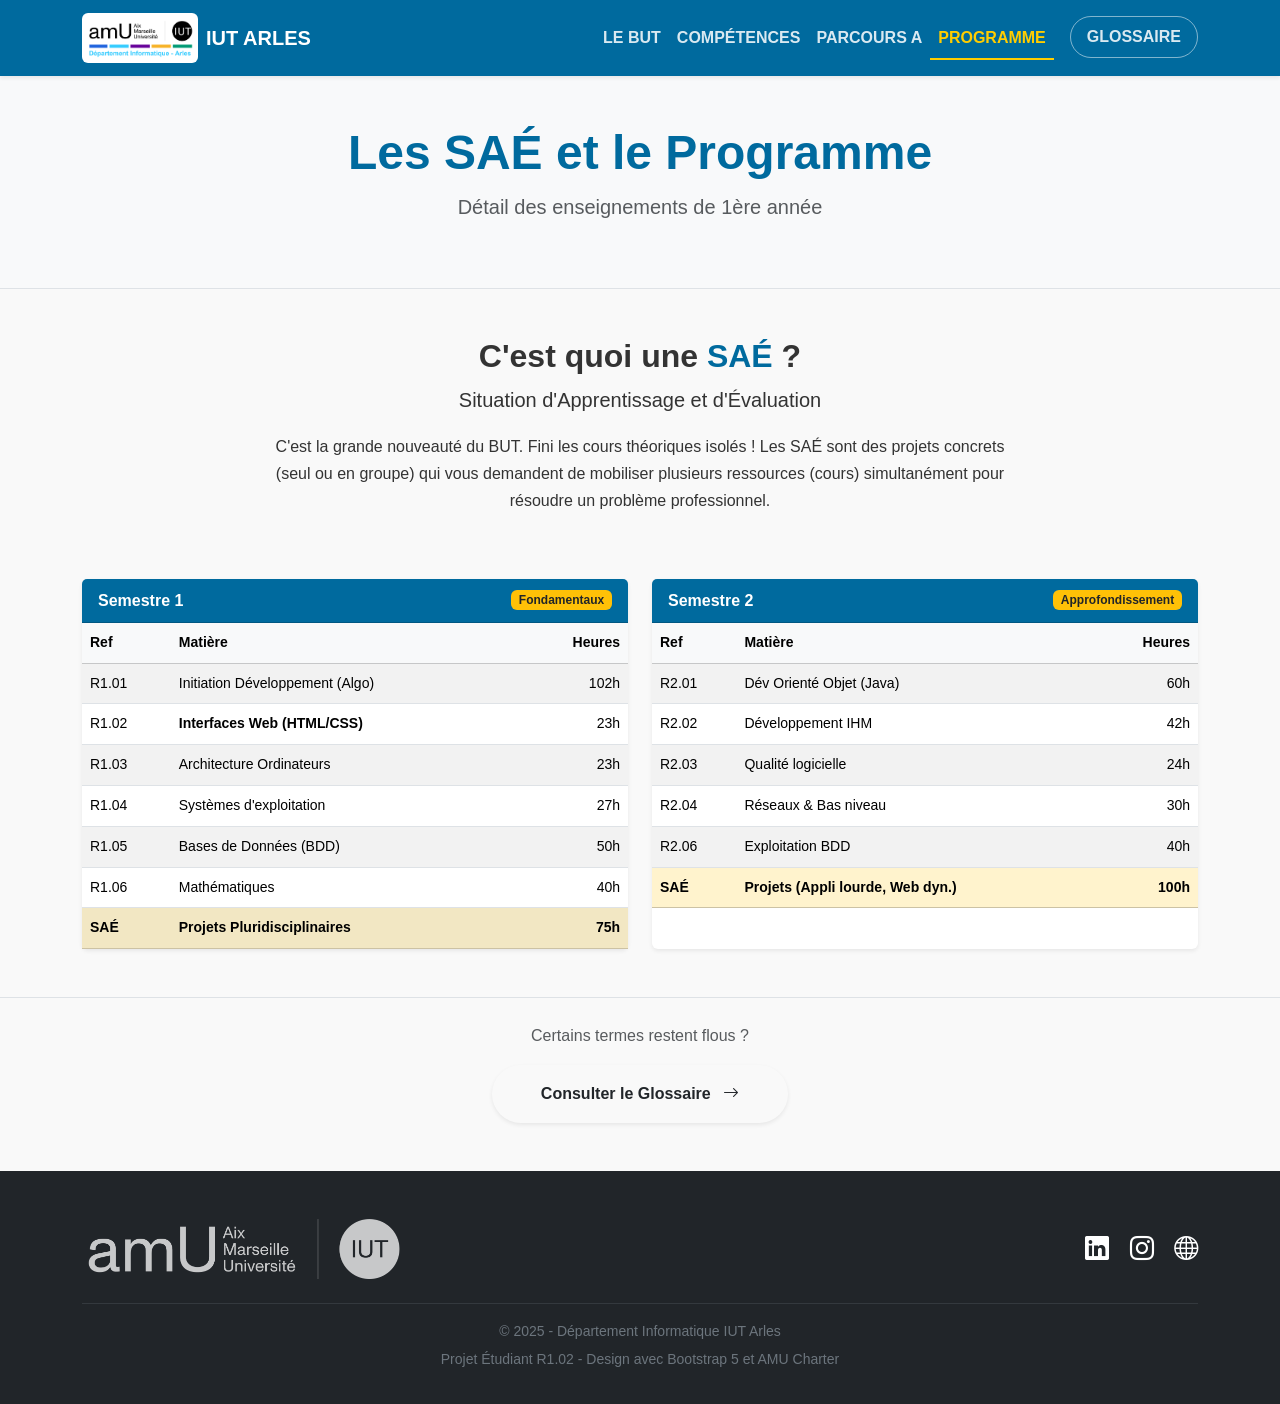
<file: SAE_S1_05/SAE_S1.05_third/programme.html>
<!DOCTYPE html>
<html lang="fr">

<head>
    <meta charset="UTF-8">
    <meta name="viewport" content="width=device-width, initial-scale=1.0">
    <title>Programme et SAÉ - BUT Informatique</title>
    <link href="https://cdn.jsdelivr.net/npm/bootstrap@5.3.0/dist/css/bootstrap.min.css" rel="stylesheet">
    <link rel="stylesheet" href="https://cdn.jsdelivr.net/npm/bootstrap-icons@1.10.5/font/bootstrap-icons.css">
    <link rel="stylesheet" href="style.css">
</head>

<body>

    <nav class="navbar navbar-expand-lg navbar-amu sticky-top shadow-sm">
        <div class="container">
            <a class="navbar-brand d-flex align-items-center" href="index.html">
                <img src="img/Logo IUT Info Arles.png" alt="Logo" height="50" class="bg-white rounded p-1 me-2">
                <span class="d-none d-sm-inline text-white fw-bold">IUT ARLES</span>
            </a>
            <button class="navbar-toggler text-white" type="button" data-bs-toggle="collapse"
                data-bs-target="#navbarNav">
                <i class="bi bi-list fs-2"></i>
            </button>
            <div class="collapse navbar-collapse" id="navbarNav">
                <ul class="navbar-nav ms-auto text-uppercase fw-bold text-sm">
                    <li class="nav-item"><a class="nav-link" href="index.html">Le BUT</a></li>
                    <li class="nav-item"><a class="nav-link" href="competences.html">Compétences</a></li>
                    <li class="nav-item"><a class="nav-link" href="parcours.html">Parcours A</a></li>
                    <li class="nav-item"><a class="nav-link active" href="programme.html">Programme</a></li>
                    <li class="nav-item"><a class="nav-link btn btn-outline-light ms-lg-3 px-3 rounded-pill"
                            href="glossaire.html">Glossaire</a></li>
                </ul>
            </div>
        </div>
    </nav>

    <div class="bg-light py-5 mb-5 border-bottom">
        <div class="container text-center">
            <h1 class="display-5 fw-bold text-amu-blue">Les SAÉ et le Programme</h1>
            <p class="lead text-muted">Détail des enseignements de 1ère année</p>
        </div>
    </div>

    <div class="container mb-5">
        <div class="row mb-5">
            <div class="col-lg-8 mx-auto text-center">
                <h2>C'est quoi une <span class="text-amu-blue">SAÉ</span> ?</h2>
                <p class="lead">Situation d'Apprentissage et d'Évaluation</p>
                <p>
                    C'est la grande nouveauté du BUT. Fini les cours théoriques isolés !
                    Les SAÉ sont des projets concrets (seul ou en groupe) qui vous demandent de mobiliser
                    plusieurs ressources (cours) simultanément pour résoudre un problème professionnel.
                </p>
            </div>
        </div>

        <div class="row g-4">
            <div class="col-lg-6">
                <div class="card h-100 border-0 shadow-sm">
                    <div
                        class="card-header bg-amu-blue text-white fw-bold d-flex justify-content-between align-items-center">
                        <span>Semestre 1</span>
                        <span class="badge bg-warning text-dark">Fondamentaux</span>
                    </div>
                    <div class="table-responsive">
                        <table class="table table-striped mb-0 small">
                            <thead class="table-light">
                                <tr>
                                    <th>Ref</th>
                                    <th>Matière</th>
                                    <th class="text-end">Heures</th>
                                </tr>
                            </thead>
                            <tbody>
                                <tr>
                                    <td>R1.01</td>
                                    <td>Initiation Développement (Algo)</td>
                                    <td class="text-end">102h</td>
                                </tr>
                                <tr>
                                    <td>R1.02</td>
                                    <td><strong>Interfaces Web (HTML/CSS)</strong></td>
                                    <td class="text-end">23h</td>
                                </tr>
                                <tr>
                                    <td>R1.03</td>
                                    <td>Architecture Ordinateurs</td>
                                    <td class="text-end">23h</td>
                                </tr>
                                <tr>
                                    <td>R1.04</td>
                                    <td>Systèmes d'exploitation</td>
                                    <td class="text-end">27h</td>
                                </tr>
                                <tr>
                                    <td>R1.05</td>
                                    <td>Bases de Données (BDD)</td>
                                    <td class="text-end">50h</td>
                                </tr>
                                <tr>
                                    <td>R1.06</td>
                                    <td>Mathématiques</td>
                                    <td class="text-end">40h</td>
                                </tr>
                                <tr class="table-warning fw-bold">
                                    <td>SAÉ</td>
                                    <td>Projets Pluridisciplinaires</td>
                                    <td class="text-end">75h</td>
                                </tr>
                            </tbody>
                        </table>
                    </div>
                </div>
            </div>

            <div class="col-lg-6">
                <div class="card h-100 border-0 shadow-sm">
                    <div
                        class="card-header bg-amu-blue text-white fw-bold d-flex justify-content-between align-items-center">
                        <span>Semestre 2</span>
                        <span class="badge bg-warning text-dark">Approfondissement</span>
                    </div>
                    <div class="table-responsive">
                        <table class="table table-striped mb-0 small">
                            <thead class="table-light">
                                <tr>
                                    <th>Ref</th>
                                    <th>Matière</th>
                                    <th class="text-end">Heures</th>
                                </tr>
                            </thead>
                            <tbody>
                                <tr>
                                    <td>R2.01</td>
                                    <td>Dév Orienté Objet (Java)</td>
                                    <td class="text-end">60h</td>
                                </tr>
                                <tr>
                                    <td>R2.02</td>
                                    <td>Développement IHM</td>
                                    <td class="text-end">42h</td>
                                </tr>
                                <tr>
                                    <td>R2.03</td>
                                    <td>Qualité logicielle</td>
                                    <td class="text-end">24h</td>
                                </tr>
                                <tr>
                                    <td>R2.04</td>
                                    <td>Réseaux & Bas niveau</td>
                                    <td class="text-end">30h</td>
                                </tr>
                                <tr>
                                    <td>R2.06</td>
                                    <td>Exploitation BDD</td>
                                    <td class="text-end">40h</td>
                                </tr>
                                <tr class="table-warning fw-bold">
                                    <td>SAÉ</td>
                                    <td>Projets (Appli lourde, Web dyn.)</td>
                                    <td class="text-end">100h</td>
                                </tr>
                            </tbody>
                        </table>
                    </div>
                </div>
            </div>
        </div>
    </div>

    <div class="text-center mt-5 pt-4 border-top">
        <p class="text-muted mb-3">Certains termes restent flous ?</p>
        <a href="glossaire.html" class="btn btn-amu-blue px-5 py-3 rounded-pill fw-bold shadow-sm">
            Consulter le Glossaire <i class="bi bi-arrow-right ms-2"></i>
        </a>
    </div>

    <footer class="bg-dark text-white pt-5 pb-3 mt-5">
        <div class="container">
            <div class="row align-items-center mb-4">
                <div class="col-md-6 text-center text-md-start mb-3 mb-md-0">
                    <img src="img/Logo IUT blanc.png" alt="Logo AMU Blanc" height="60" class="opacity-75">
                </div>
                <div class="col-md-6 text-center text-md-end">
                    <a href="https://www.linkedin.com/school/iut-aix-marseille/" target="_blank"
                        class="text-white text-decoration-none me-3"><i class="bi bi-linkedin fs-4"></i></a>
                    <a href="https://www.instagram.com/iutaixmarseille/" target="_blank"
                        class="text-white text-decoration-none me-3"><i class="bi bi-instagram fs-4"></i></a>
                    <a href="https://iut.univ-amu.fr/fr/iut/sites-geographiques/arles" target="_blank"
                        class="text-white text-decoration-none"><i class="bi bi-globe fs-4"></i></a>
                </div>
            </div>
            <hr class="border-secondary">
            <div class="text-center text-secondary small">
                <p class="mb-1">&copy; 2025 - Département Informatique IUT Arles</p>
                <p>Projet Étudiant R1.02 - Design avec Bootstrap 5 et AMU Charter</p>
            </div>
        </div>
    </footer>

    <script src="https://cdn.jsdelivr.net/npm/bootstrap@5.3.0/dist/js/bootstrap.bundle.min.js"></script>

  

</body>

</html>
</file>
<file: SAE_S1_05/SAE_S1.05_third/style.css>
/* --- CONFIGURATION GLOBALE --- */
:root {
    --amu-blue: #006a9e;
    --amu-blue-dark: #004e75;
    --amu-yellow: #ffcd00;
    --amu-dark: #333333;
}

html {
    scroll-behavior: smooth;
}

body {
    font-family: Arial, Helvetica, sans-serif;
    color: var(--amu-dark);
    line-height: 1.7;
    background-color: #f9f9f9;
}

/* --- NAVBAR --- */
.navbar-amu {
    background-color: var(--amu-blue);
    transition: all 0.3s;
}

.nav-link {
    color: rgba(255,255,255,0.85) !important;
    position: relative;
    transition: color 0.3s;
}

.nav-link:hover, .nav-link.active {
    color: var(--amu-yellow) !important;
}

/* Soulignement jaune au survol ou si actif */
.nav-link::after {
    content: '';
    position: absolute;
    width: 0;
    height: 2px;
    bottom: 0;
    left: 0;
    background-color: var(--amu-yellow);
    transition: width 0.3s;
}

.nav-link:hover::after, .nav-link.active::after {
    width: 100%;
}

/* Bouton Glossaire spécial */
.nav-link.btn {
    border: 1px solid rgba(255,255,255,0.5);
}
.nav-link.btn:hover, .nav-link.btn.active {
    background-color: white;
    color: var(--amu-blue) !important;
    border-color: white;
}
.nav-link.btn::after { display: none; } /* Pas de soulignement pour le bouton */


/* --- HERO HEADER --- */
.hero-section {
    background: linear-gradient(135deg, var(--amu-blue) 0%, var(--amu-blue-dark) 100%);
    min-height: 80vh;
}

/* --- TITRES --- */
h2 {
    font-weight: 700;
    position: relative;
    display: inline-block;
}

/* --- CARTES COMPETENCES --- */
.card-competence {
    transition: transform 0.3s ease, box-shadow 0.3s ease;
    border-radius: 12px;
    background: white;
}

.card-competence:hover {
    transform: translateY(-10px);
    box-shadow: 0 15px 30px rgba(0, 106, 158, 0.15) !important;
}

.card-competence .icon-box {
    transition: background-color 0.3s, color 0.3s;
}

.card-competence:hover .icon-box {
    background-color: var(--amu-blue) !important;
    color: var(--amu-yellow) !important;
}

/* --- CLASSES UTILITAIRES --- */
.text-amu-blue { color: var(--amu-blue) !important; }
.text-amu-yellow { color: var(--amu-yellow) !important; }
.bg-amu-blue { background-color: var(--amu-blue) !important; }
.bg-amu-yellow { background-color: var(--amu-yellow) !important; }

/* Espacement pour respirer */
.section-padding {
    padding-top: 60px;
    padding-bottom: 60px;
}



#btn-back-to-top:hover {
    transform: scale(1.1); /* Petit grossissement au survol */
    background-color: #e6b800;
}

/* 2. Animation d'apparition (Fade In Up) */
.fade-in-up {
    animation: fadeInUp 0.8s ease-out;
}

@keyframes fadeInUp {
    from {
        opacity: 0;
        transform: translateY(20px);
    }
    to {
        opacity: 1;
        transform: translateY(0);
    }
}

/* 3. Carte cliquable (Extension du lien) */
/* Utilitaire Bootstrap "stretched-link" utilisé dans le HTML, 
   mais on s'assure ici que la carte reste relative */
.card {
    position: relative;
}
</file>
